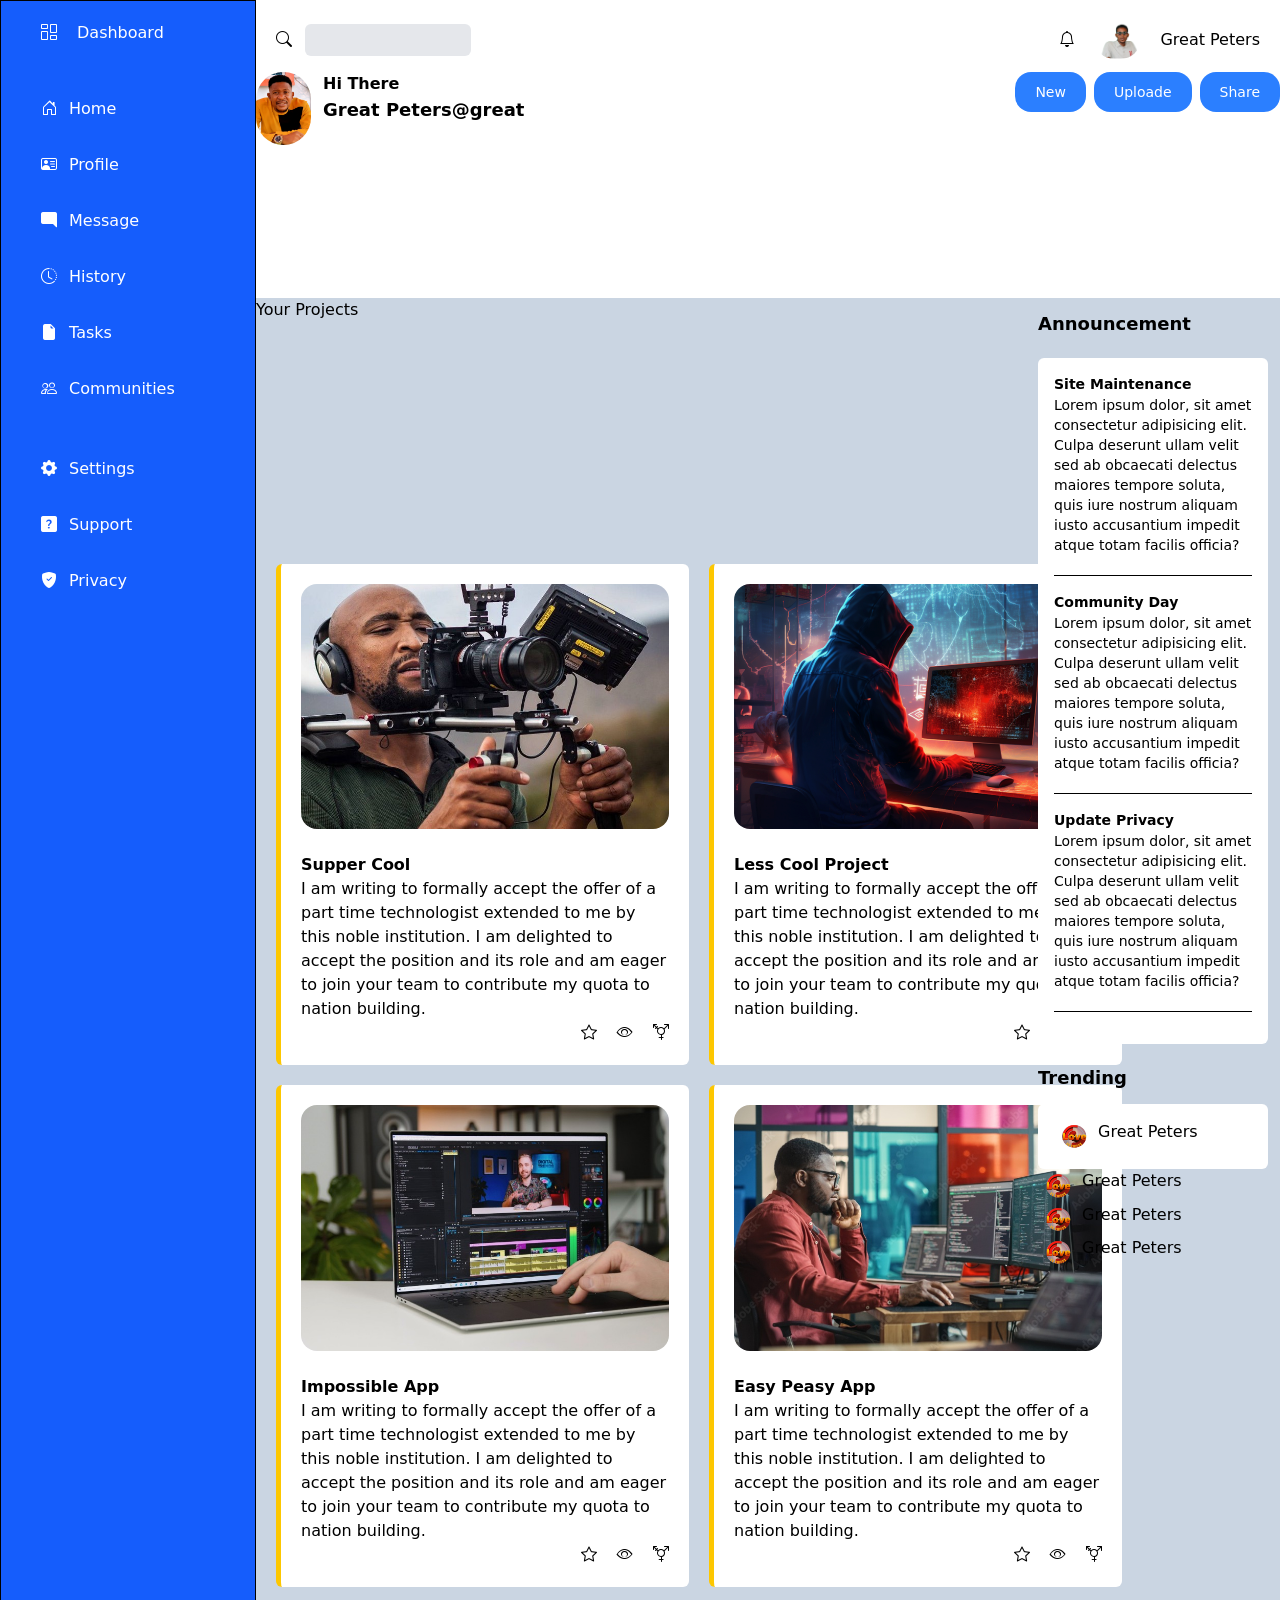
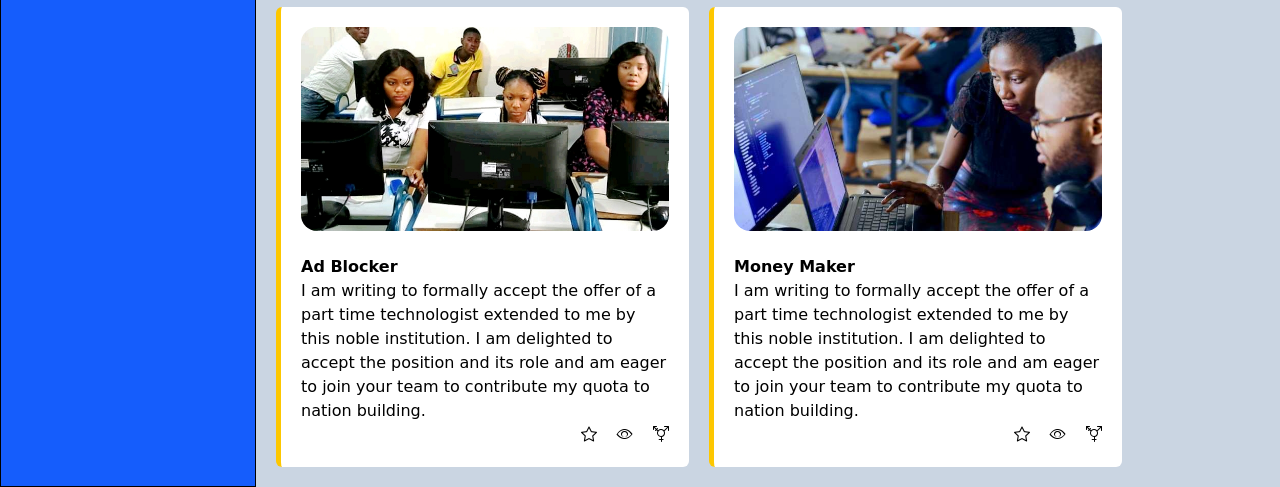
<file: index.html>
<!DOCTYPE html>
<html lang="en">
<head>
    <meta charset="UTF-8">
    <meta name="viewport" content="width=device-width, initial-scale=1.0">
    <title>Document</title>
    <link rel="stylesheet" href="https://cdn.jsdelivr.net/npm/bootstrap-icons@1.11.3/font/bootstrap-icons.min.css">
    <link rel="stylesheet" href="./src/output.css">
</head>
<body class="bg-slate-300 grid  w-[100%] grid-cols-[1fr_4fr] grid-rows-[1fr_6fr]">

    <aside class="border-[1px] border-black bg-blue-600 lg:block text-white font-medium col-start-1 col-end-2 row-start-1 row-end-3">
        
        <div class="flex items-center p-5 pl-10 text-2x1" >
            <span><i class="bi bi-columns-gap"></i></span>
            <p class="pl-5">Dashboard</p>
            <br>
          
        </div>
        <section class="mb-10">

            <div class="iconsDiv">
                <span><i class="bi bi-house-door"></i></span>
                <p>Home</p>
            </div>

                <div class="iconsDiv">
                    <span><i class="bi bi-person-vcard"></i></span>
                    <p>Profile</p>
                </div>

                <div class="iconsDiv">
                    <span><i class="bi bi-chat-right-fill"></i></span>
                    <p>Message</p>
                </div>
            
            <div class="iconsDiv">
                <span><i class="bi bi-clock-history"></i></span>
                <p>History</p>
            </div>

            <div class="iconsDiv">
            <span><i class="bi bi-file-earmark-fill"></i></span>
            <p>Tasks</p>
            </div>

            <div class="iconsDiv">
                <span><i class="bi bi-people"></i></span>
                <p>Communities</p>
                </div>
                <br>
               
                
                <div class="iconsDiv">
                    <span><i class="bi bi-gear-fill"></i></span>
                    <p>Settings</p>
                </div>
        
                <div class="iconsDiv">
                    <span><i class="bi bi-question-square-fill"></i></span>
                    <p>Support</p>
                </div>
        
                <div class="iconsDiv">
                    <span><i class="bi bi-shield-fill-check"></i></span>
                    <p>Privacy</p>
                </div>
        </section>
        
        </aside>

    <header class="bg-white z-50 shadow-black col-start-1 lg:col-start-2 col-end-3 row-start-1 row-end-2">
        <section class="flex items-center justify-between w-[100%] h-[8vh] pl-5 pr-5 pt-2">
            <!--<div class="w-[70%] flex items-center">-->
                <div>
                <span class="pr-2"><i class="bi bi-search"></i></span>
                    <input type="text" class="bg-gray-200 w-[70%] p-1 rounded-md" />
                </div>
            </div>
                <div class="flex gap-5 items-center">
                    <span><i class="bi bi-bell"></i></span>
                    <img src="../image/great star.png" alt="" height="45" width="45" class="rounded-full"
                    />
                    <p>Great Peters</p>
                </div>

        </section>
        <section class="flex item-center justify-between">
            <div class="flex gap-3">
                <img
                src="../image/IMG-20240924-WA00300.jpg"
                alt=""
                height="30"
                width="55"
                class="rounded-full"
                />

                <div class="font-semibold">
                    <p>
                        Hi There
                    </p>
                    <h2 class="text-lg">Great Peters@great</h2>
                </div>
            </div>
    
                
                     <div class="flex  h-10 gap-2">       
                        <button>New</button>
                        <button>Uploade</button>
                        <button>Share</button>
                </div>
        </section>

    </header>

    <main 
    class="lg:col-start-2 col-start-1 col-end-3 row-start-2 row-end-3 grid md:grid-cols-[3fr_1fr] gap-2">

        <section class="col-start-1 col-end-2 grid grid-rows-[1fr_6fr] grid-cols-1 gap-3">
           
            <p class="row-start-1 row-end-2">Your Projects</p>
            <div class="row-start-2 row-end-3 col-start-1 col-end-3 bg-slate-300 grid grid-cols-[3fr_3fr]
             gap-5 pl-5 border-s-indigo-500">

                <div class="item">
                    <img src="../image/4811.jpeg" class="rounded-2xl" height="300" width="700"><br>
                    <b>Supper Cool</b>
        <p>I am writing to formally accept the offer of a part time technologist extended to
         me by this noble institution. I am delighted to accept the position and its role
        and am eager to join your team to contribute my quota to nation building.
        <br>
        </p>
        <div class="img">
        <i class="bi bi-star"></i>
        <i class="bi bi-eye"></i>
        <i class="bi bi-gender-trans"></i>
        </div> 
                </div>

        <div class="item">
            <img src="../image/480.png" class="rounded-2xl" height="300" width="700"><br>
             <b>Less Cool Project</b>
                    <p>I am writing to formally accept the offer of a part time technologist extended to
                     me by this noble institution. I am delighted to accept the position and its role
                    and am eager to join your team to contribute my quota to nation building.
                    <br>
                    </p>
                    <div class="img">
                    <i class="bi bi-star"></i> 
                    <i class="bi bi-eye"></i>
                    <i class="bi bi-gender-trans"></i>
                </div>
                </div>

                <div class="item">
                    <img src="../image/4812.jpg" class="rounded-2xl"><br>
                    <b>Impossible App</b>
                    <p>I am writing to formally accept the offer of a part time technologist extended to
                     me by this noble institution. I am delighted to accept the position and its role
                    and am eager to join your team to contribute my quota to nation building.
                    <br>
                    </p>
                    <div class="img">
                    <i class="bi bi-star"></i> 
                    <i class="bi bi-eye"></i>
                    <i class="bi bi-gender-trans"></i></div>
                </div>


                <div class="item">
                    <img src="../image/48000.jpg" class="rounded-2xl"><br>
                    <b>Easy Peasy App</b>
        <p>I am writing to formally accept the offer of a part time technologist extended to
         me by this noble institution. I am delighted to accept the position and its role
        and am eager to join your team to contribute my quota to nation building.
        <br>
        </p>
        <div class="img">
        <i class="bi bi-star"></i> 
        <i class="bi bi-eye"></i>
        <i class="bi bi-gender-trans"></i>
    </div>
    </div>


                <div class="item">
                    <img src="../image/400 (2).jpg" class="rounded-2xl"><br>
                    <b>Ad Blocker</b>
                    <p>I am writing to formally accept the offer of a part time technologist extended to
                     me by this noble institution. I am delighted to accept the position and its role
                    and am eager to join your team to contribute my quota to nation building.
                    <br>
                    </p>
                    <div class="img">
                    <i class="bi bi-star"></i> 
                    <i class="bi bi-eye"></i>
                    <i class="bi bi-gender-trans"></i>
                </div>
                </div>


                <div class="item">
                    <img src="../image/400 (3).jpg" class="rounded-2xl"><br>
                    <b>Money Maker</b>
        <p>I am writing to formally accept the offer of a part time technologist extended to
         me by this noble institution. I am delighted to accept the position and its role
        and am eager to join your team to contribute my quota to nation building.
        <br>
        </p>
        <div class="img">
        <i class="bi bi-star"></i> 
        <i class="bi bi-eye"></i>
        <i class="bi bi-gender-trans"></i>
    </div>
                </div>
            <div>

            </div>
        </section>
        
        
        <section class="p-3 col-start-2 col-end-3" >
            <div class="mb-5">
              <P class="mb-5 text-lg font-extrabold">Announcement</P>
              <section class="bg-white p-4 rounded-md">
                <div class="mb-4">
                    <p class="font-bold text-[14px]">Site Maintenance</p>
                    <p class="lorem">Lorem ipsum dolor, sit amet consectetur
                    adipisicing elit. Culpa deserunt ullam velit sed ab obcaecati 
                    delectus maiores tempore soluta, quis iure nostrum aliquam iusto 
                    accusantium impedit atque totam facilis officia?</p>
                    <hr>
                </div>
                <div class="mb-4">
                <p class="font-bold text-[14px]">Community Day</p>
                <p class="lorem">Lorem ipsum dolor, sit amet consectetur
                adipisicing elit. Culpa deserunt ullam velit sed ab obcaecati 
                delectus maiores tempore soluta, quis iure nostrum aliquam iusto 
                accusantium impedit atque totam facilis officia?</p>
                <hr>
            </div>
                <div class="mb-4">
                <p class="font-bold text-[14px]">Update Privacy</p>
                <p class="lorem">Lorem ipsum dolor, sit amet consectetur
                adipisicing elit. Culpa deserunt ullam velit sed ab obcaecati 
                delectus maiores tempore soluta, quis iure nostrum aliquam iusto 
                accusantium impedit atque totam facilis officia?</p>
                <hr>
            </div>
              </section>
            </div>

            <div class="">
            <p class="text-lg font-bold mb-3">Trending</p>
            <section class="bg-white p-4 rounded-md">

                <div class="mb-0 flex gap-0.5">
                    <img src="./image/LOVE IS SWEET.png" height="40" width="40">
                <p class="name"><h3>Great Peters</h3></p>
            </div>
                </div>

                <div>
                    <div class="mb-0 flex gap-0.5">
                        <img src="./image/LOVE IS SWEET.png" height="40" width="40">
                    <p class="name"><h3>Great Peters</h3></p>
                </div>
                </div>

                <div>
                    <div class="mb-0 flex gap-0.5">
                        <img src="./image/LOVE IS SWEET.png" height="40" width="40">
                    <p class="name"><h3>Great Peters</h3></p>
                </div>
                </div>
                <div>
                    <div class="mb-0 flex gap-0.5">
                        <img src="./image/LOVE IS SWEET.png" height="40" width="40">
                    <p class="name"><h3>Great Peters</h3></p>
                </div>
                </div>
            </section>
        </div>
        </section>
    </main>
</body>
</html>
</file>
